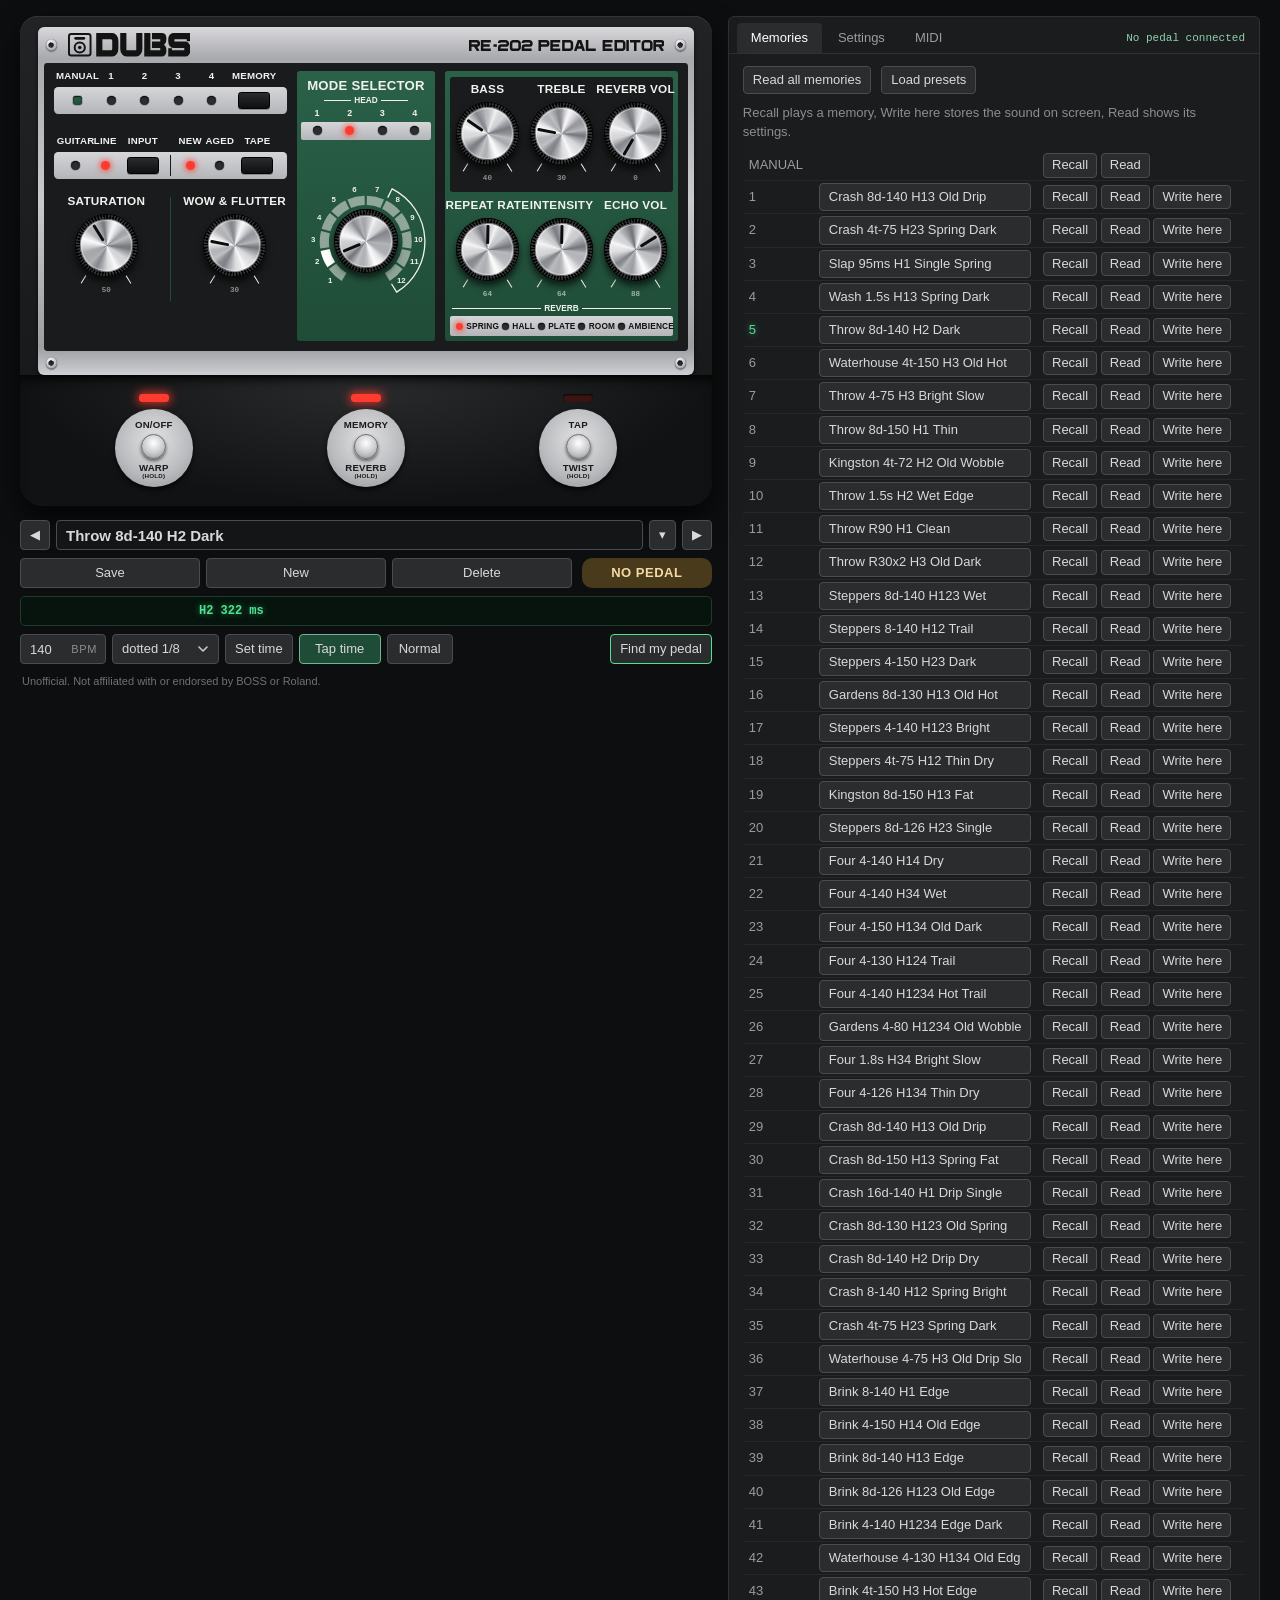
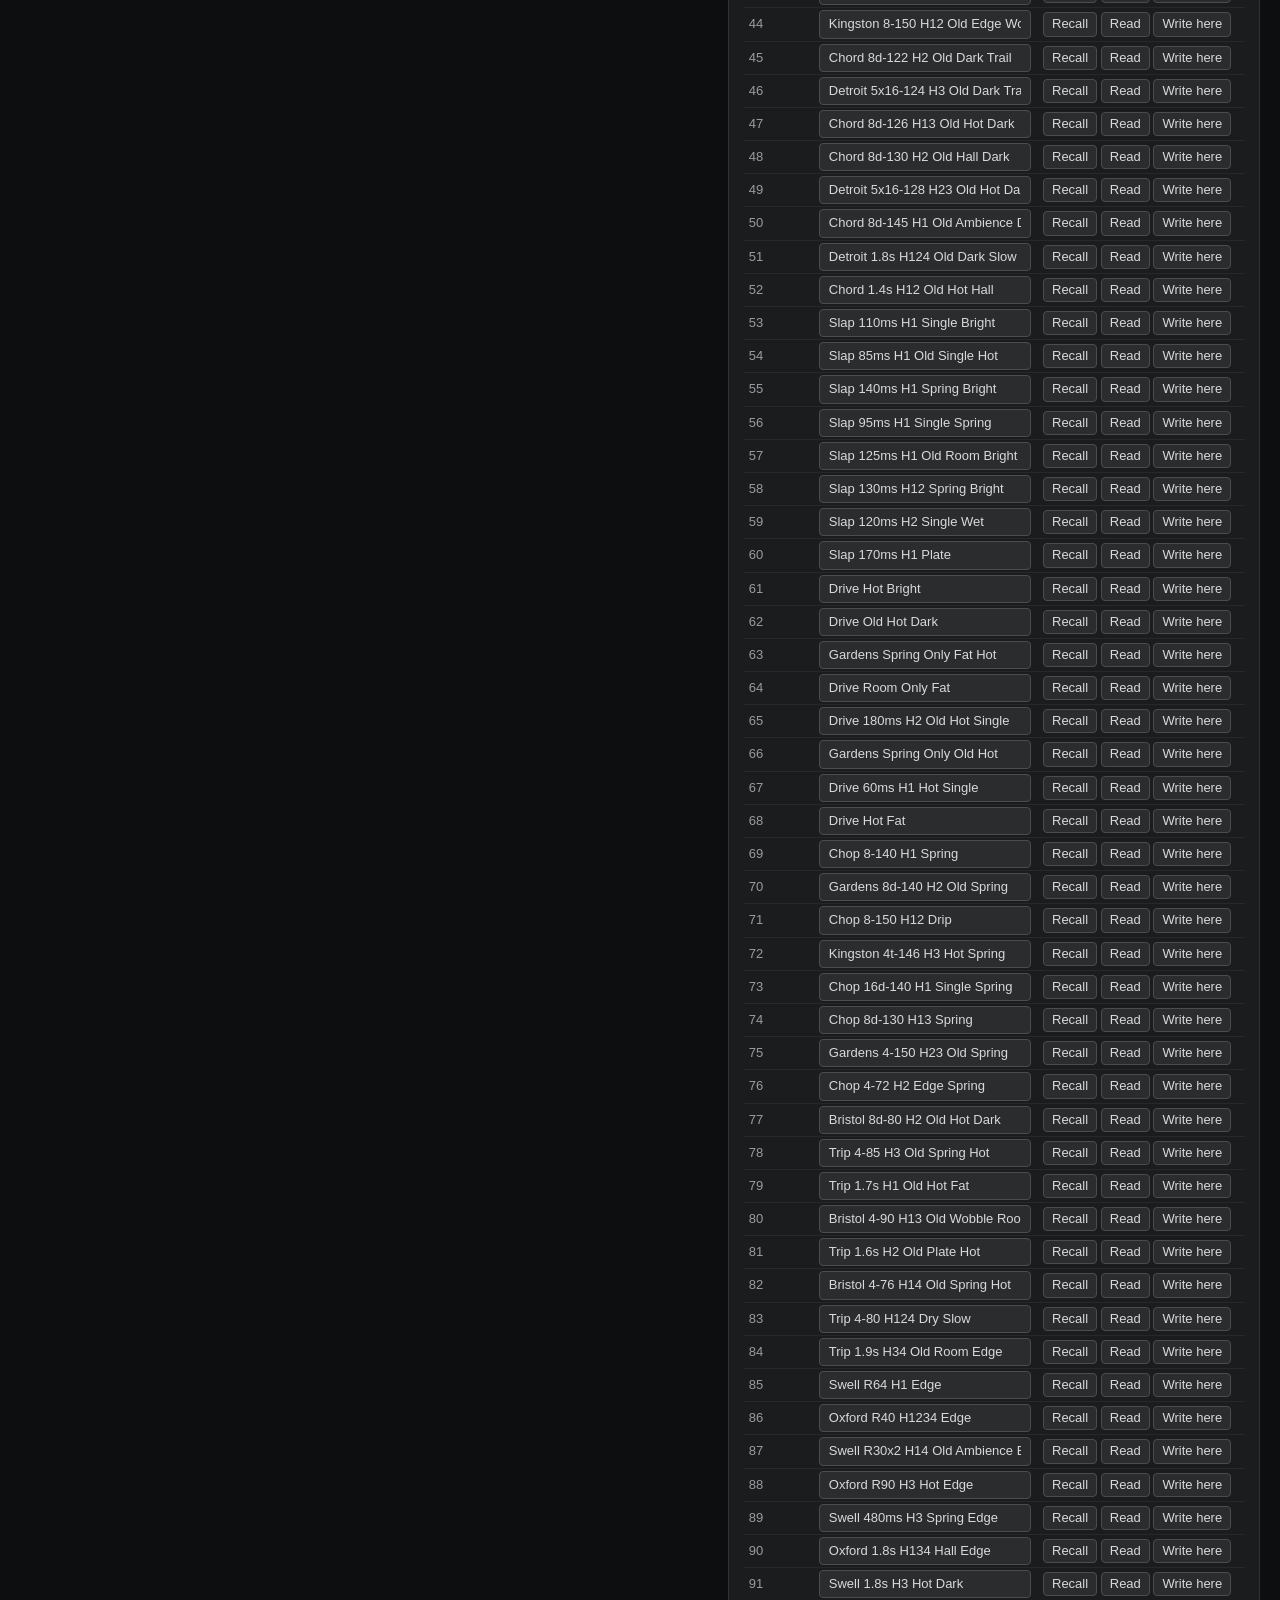
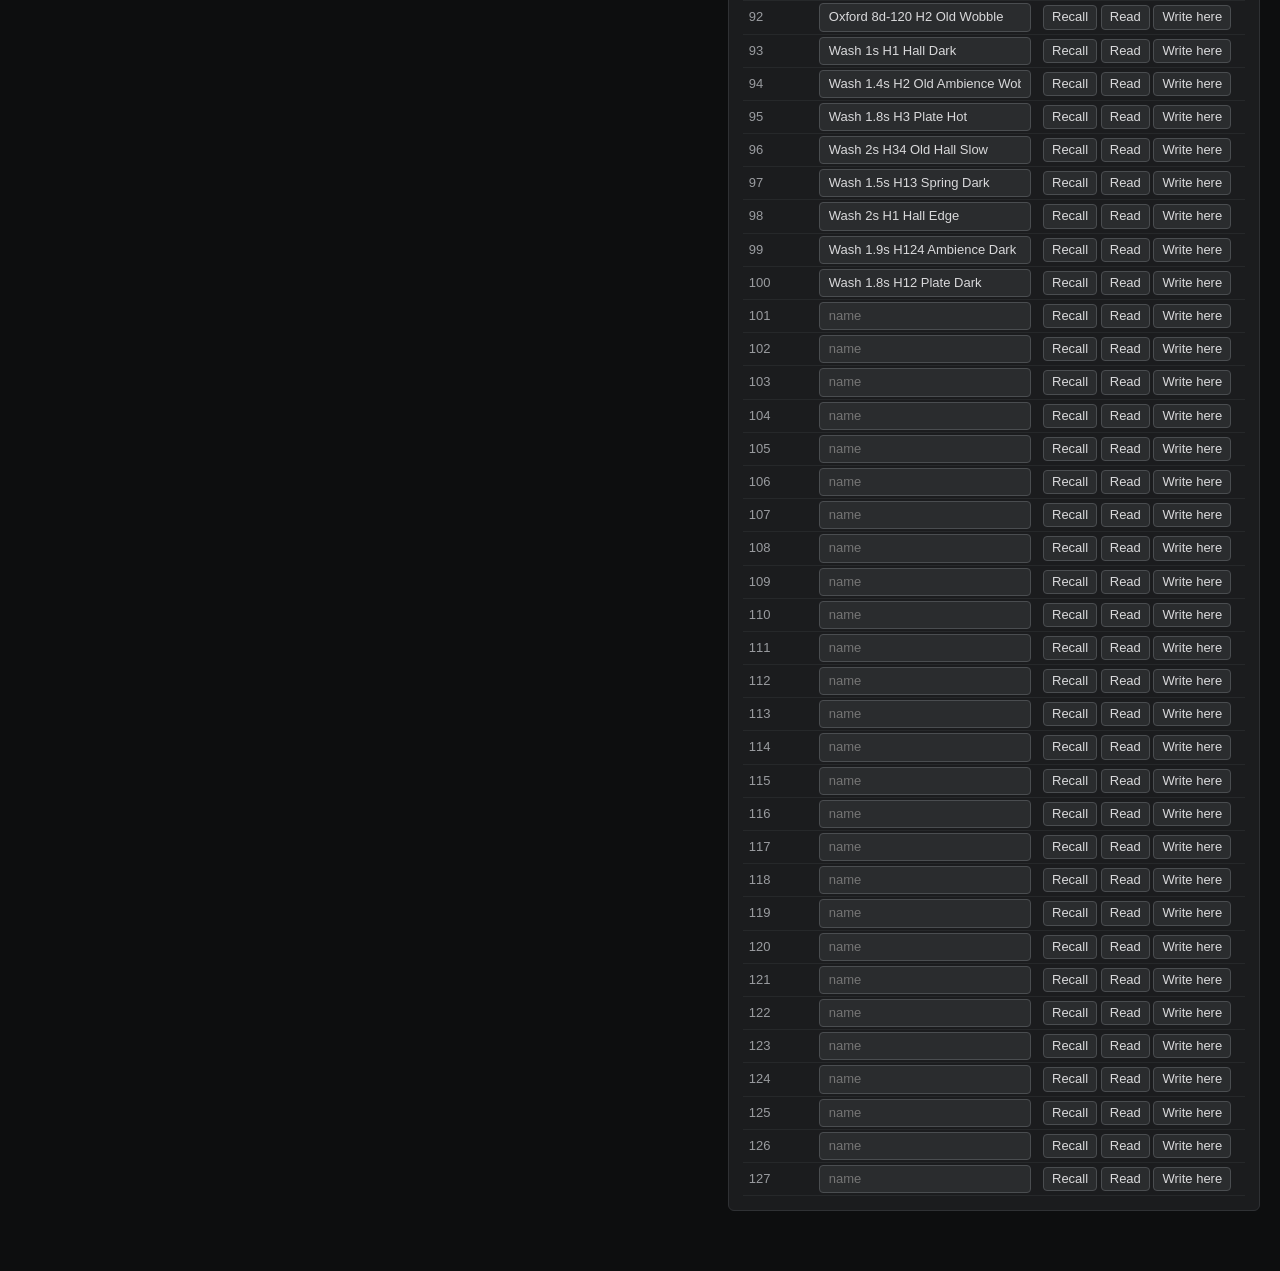
<file: index.html>
<!doctype html>
<!-- Copyright (c) 2026, Chris De Giere <https://chrisdegiere.com>
     Licensed under CC BY-NC-SA 4.0. See LICENSE. -->
<html lang="en">
<head>
<meta charset="utf-8">
<title>DUBS · RE-202 editor</title>
<link rel="stylesheet" href="app.css">
</head>
<body>
<div class="app">
<div class="main">

  <div class="pedal" id="pedal">
    <div class="plate">
      <i class="screw tl"></i><i class="screw tr"></i><i class="screw bl"></i><i class="screw br"></i>
      <div class="nameplate"><svg class="brand" viewBox="-36 0 156.2 30" role="img" aria-label="DUBS">
        <g fill="none" stroke="#131313" stroke-width="2.5">
          <rect x="-34.75" y="1.25" width="27.5" height="27.5" rx="3"/>
          <circle cx="-21" cy="18.5" r="6.5"/>
        </g>
        <g fill="#131313">
          <rect x="-28" y="5" width="14" height="3.6" rx="1.8"/>
          <circle cx="-21" cy="18.5" r="2.3"/>
        </g>
        <g fill="#131313" fill-rule="evenodd" transform="scale(.7855 1)">
          <path d="M0,0 H26 a10,10 0 0 1 10,10 V20 a10,10 0 0 1 -10,10 H0 Z M10,8 H24 a2,2 0 0 1 2,2 V20 a2,2 0 0 1 -2,2 H10 Z"/>
          <path transform="translate(39)" d="M0,0 H10 V22 H26 V0 H36 V20 a10,10 0 0 1 -10,10 H10 a10,10 0 0 1 -10,-10 Z"/>
          <path transform="translate(78)" d="M0,0 H10 V22 H26 V19 H12.5 V11 H26 V8 H12.5 V0 H28 q8,0 8,7 q0,6 -4,8 q4,2 4,8 q0,7 -8,7 H0 Z"/>
          <path transform="translate(117)" d="M8,0 H36 V10.5 H30 V8 H10 V11 H28 a8,8 0 0 1 8,8 V22 a8,8 0 0 1 -8,8 H0 V19.5 H6 V22 H26 V19 H8 a8,8 0 0 1 -8,-8 V8 a8,8 0 0 1 8,-8 Z"/>
        </g>
      </svg><svg class="model" viewBox="210.6 0 353.4 20" role="img" aria-label="RE-202 PEDAL EDITOR"><g fill="none" stroke="#131313" stroke-width="4.6" stroke-miterlimit="3">
          <path transform="translate(210.6)" d="M2.3,20 V2.3 H13.85 a3.85,3.85 0 0 1 0,7.7 H2.3 M10.5,10 L17,20"/>
          <path transform="translate(232)" d="M18,2.3 H2.3 V17.7 H18 M2.3,10 H16"/>
          <path transform="translate(253.4)" d="M1.5,10 H7.5"/>
          <path transform="translate(263)" d="M2.3,5.3 V4.8 a2.5,2.5 0 0 1 2.5,-2.5 H13.85 a3.85,3.85 0 0 1 0,7.7 H6.15 a3.85,3.85 0 0 0 -3.85,3.85 V17.7 H18"/>
          <path transform="translate(284.4)" d="M6.15,2.3 H13.85 a3.85,3.85 0 0 1 3.85,3.85 V13.85 a3.85,3.85 0 0 1 -3.85,3.85 H6.15 a3.85,3.85 0 0 1 -3.85,-3.85 V6.15 a3.85,3.85 0 0 1 3.85,-3.85 Z"/>
          <path transform="translate(305.8)" d="M2.3,5.3 V4.8 a2.5,2.5 0 0 1 2.5,-2.5 H13.85 a3.85,3.85 0 0 1 0,7.7 H6.15 a3.85,3.85 0 0 0 -3.85,3.85 V17.7 H18"/>
          <path transform="translate(336.2)" d="M2.3,20 V2.3 H13.85 a3.85,3.85 0 0 1 0,7.7 H2.3"/>
          <path transform="translate(357.6)" d="M18,2.3 H2.3 V17.7 H18 M2.3,10 H16"/>
          <path transform="translate(379)" d="M2.3,2.3 H13.85 a3.85,3.85 0 0 1 3.85,3.85 V13.85 a3.85,3.85 0 0 1 -3.85,3.85 H2.3 Z"/>
          <path transform="translate(400.4)" d="M2.2,20 L8.4,2.3 H11.6 L17.8,20 M5.2,13.6 H14.8"/>
          <path transform="translate(421.8)" d="M2.3,0 V17.7 H18"/>
          <path transform="translate(452.2)" d="M18,2.3 H2.3 V17.7 H18 M2.3,10 H16"/>
          <path transform="translate(473.6)" d="M2.3,2.3 H13.85 a3.85,3.85 0 0 1 3.85,3.85 V13.85 a3.85,3.85 0 0 1 -3.85,3.85 H2.3 Z"/>
          <path transform="translate(495)" d="M2.3,0 V20"/>
          <path transform="translate(501.2)" d="M0.5,2.3 H19.5 M10,2.3 V20"/>
          <path transform="translate(522.6)" d="M6.15,2.3 H13.85 a3.85,3.85 0 0 1 3.85,3.85 V13.85 a3.85,3.85 0 0 1 -3.85,3.85 H6.15 a3.85,3.85 0 0 1 -3.85,-3.85 V6.15 a3.85,3.85 0 0 1 3.85,-3.85 Z"/>
          <path transform="translate(544)" d="M2.3,20 V2.3 H13.85 a3.85,3.85 0 0 1 0,7.7 H2.3 M10.5,10 L17,20"/>
        </g></svg></div>
      <div class="field">

        <section class="left">
          <div class="strip" id="memrow">
            <div class="cell"><span>MANUAL</span><i class="lamp green" data-slot="0"></i></div>
            <div class="cell"><span>1</span><i class="lamp" data-slot="1"></i></div>
            <div class="cell"><span>2</span><i class="lamp" data-slot="2"></i></div>
            <div class="cell"><span>3</span><i class="lamp" data-slot="3"></i></div>
            <div class="cell"><span>4</span><i class="lamp" data-slot="4"></i></div>
            <div class="cell wide"><span>MEMORY</span><button class="key" id="memory" title="Next memory: MANUAL, 1 to 4"></button></div>
          </div>
          <div class="strip split">
            <div class="cell"><span>GUITAR</span><i class="lamp red" id="in-guitar"></i></div>
            <div class="cell"><span>LINE</span><i class="lamp red" id="in-line"></i></div>
            <div class="cell wide"><span>INPUT</span><button class="key" id="input" title="GUITAR / LINE"></button></div>
            <div class="rule"></div>
            <div class="cell"><span>NEW</span><i class="lamp red" id="tape-new"></i></div>
            <div class="cell"><span>AGED</span><i class="lamp red" id="tape-aged"></i></div>
            <div class="cell wide"><span>TAPE</span><button class="key" id="tape" title="NEW / AGED tape"></button></div>
          </div>
          <div class="pair">
            <div class="k" data-knob="saturation">SATURATION</div>
            <div class="vr"></div>
            <div class="k" data-knob="wow_flutter">WOW &amp; FLUTTER</div>
          </div>
        </section>

        <section class="green mode">
          <h2>MODE SELECTOR</h2>
          <div class="headlabel"><s></s>HEAD<s></s></div>
          <div class="heads" id="heads">
            <div class="cell"><span>1</span><i class="lamp red"></i></div>
            <div class="cell"><span>2</span><i class="lamp red"></i></div>
            <div class="cell"><span>3</span><i class="lamp red"></i></div>
            <div class="cell"><span>4</span><i class="lamp red"></i></div>
          </div>
          <div class="ring" id="ring"></div>
        </section>

        <section class="green right">
          <div class="tonebar">
            <div class="k" data-knob="bass">BASS</div>
            <div class="k" data-knob="treble">TREBLE</div>
            <div class="k" data-knob="reverb_vol">REVERB VOL</div>
          </div>
          <div class="row">
            <div class="k" data-knob="repeat_rate">REPEAT RATE</div>
            <div class="k" data-knob="intensity">INTENSITY</div>
            <div class="k" data-knob="echo_vol">ECHO VOL</div>
          </div>
          <div class="headlabel rev"><s></s>REVERB<s></s></div>
          <div class="types" id="types"></div>
        </section>

      </div>
    </div>

    <div class="deck">
      <div class="foot" data-foot="effect"><i class="bar-lamp" id="lamp-effect"></i><div class="disc"><b>ON/OFF</b><button title="Click: effect on / off. Hold: Warp"></button><b>WARP<small>(HOLD)</small></b></div></div>
      <div class="foot" data-foot="memory"><i class="bar-lamp" id="lamp-memory"></i><div class="disc"><b>MEMORY</b><button title="Click: next memory. Hold: reverb on / off"></button><b>REVERB<small>(HOLD)</small></b></div></div>
      <div class="foot" data-foot="tap"><i class="bar-lamp" id="lamp-tap"></i><div class="disc"><b>TAP</b><button title="Click: tap the tempo. Hold: Twist"></button><b>TWIST<small>(HOLD)</small></b></div></div>
    </div>
  </div>

  <div class="console">
    <div class="pick">
      <button id="prev" title="Previous preset">&#9664;</button>
      <input id="name" placeholder="Preset name" spellcheck="false" autocomplete="off">
      <button id="browse" title="All presets">&#9662;</button>
      <button id="next" title="Next preset">&#9654;</button>
    </div>
    <div id="plist" hidden></div>
    <div class="acts">
      <button id="save">Save</button>
      <button id="new">New</button>
      <button id="delete">Delete</button>
      <span class="badge" id="badge">NO PEDAL</span>
    </div>
    <div class="lcd" id="lcd"></div>
    <div class="time">
      <label class="over"><span>BPM</span><input id="bpm" type="number" min="20" max="300" step="0.1" value="120"></label>
      <select id="note"></select>
      <button id="settempo" title="Set the delay time from this tempo">Set time</button>
      <button id="tapsw" title="Use the tap time, or the REPEAT RATE knob"></button>
      <button id="timemode" title="Normal: up to 1 second. Long: up to 2 seconds"></button>
      <button class="find clear" id="find" title="Ask each MIDI port for an RE-202 and connect to the one that answers">Find my pedal</button>
    </div>
  </div>
  <p class="unofficial">Unofficial. Not affiliated with or endorsed by BOSS or Roland.</p>

</div>

  <div class="drawer">
    <nav id="tabs">
      <button data-tab="memories" class="on">Memories</button>
      <button data-tab="settings">Settings</button>
      <button data-tab="midi">MIDI</button>
      <span class="grow"></span>
      <span id="status"></span>
    </nav>

    <div class="tab on" id="tab-memories">
      <div class="tools"><button id="readall">Read all memories</button><button id="loadbank" title="Write the presets to memories 1 to 100">Load presets</button><span class="hint">Recall plays a memory, Write here stores the sound on screen, Read shows its settings.</span></div>
      <div class="scroll"><table id="memtable"><tbody></tbody></table></div>
    </div>

    <div class="tab" id="tab-settings">
      <p class="hint" id="settings-note"></p>
      <div class="grid" id="sysgrid"></div>
      <h3>Expression pedal range</h3>
      <div class="grid exp" id="expgrid"></div>
    </div>

    <div class="tab" id="tab-midi">
      <div class="tools">
        <label>To pedal <select id="out"></select></label>
        <label>From pedal <select id="in"></select></label>
        <label>Channel <select id="channel"></select></label>
        <button class="find" title="Ask each MIDI port for an RE-202 and connect to the one that answers">Find my pedal</button>
        <button id="connect">Connect and read</button>
      </div>
      <div class="tools">
        <button id="backup">Back up all</button>
        <button id="restore">Restore from file</button>
        <label><input type="checkbox" id="restore-system"> also restore system settings</label>
        <input type="file" id="restore-file" accept=".syx" hidden>
      </div>
      <div class="tools">
        <button id="folder">Choose library folder</button>
        <span class="hint" id="folder-note"></span>
      </div>
      <div class="tools"><span class="hint">MIDI messages: &gt; sent, &lt; received</span><span class="grow"></span><button id="clearlog">Clear</button></div>
      <pre id="log"></pre>
    </div>
  </div>
</div>

<script src="re202.js"></script>
<script src="bank.js"></script>
<script src="fake.js"></script>
<script src="midi.js"></script>
<script src="editor.js"></script>
<script src="library.js"></script>
<script src="app.js"></script>
</body>
</html>
</file>
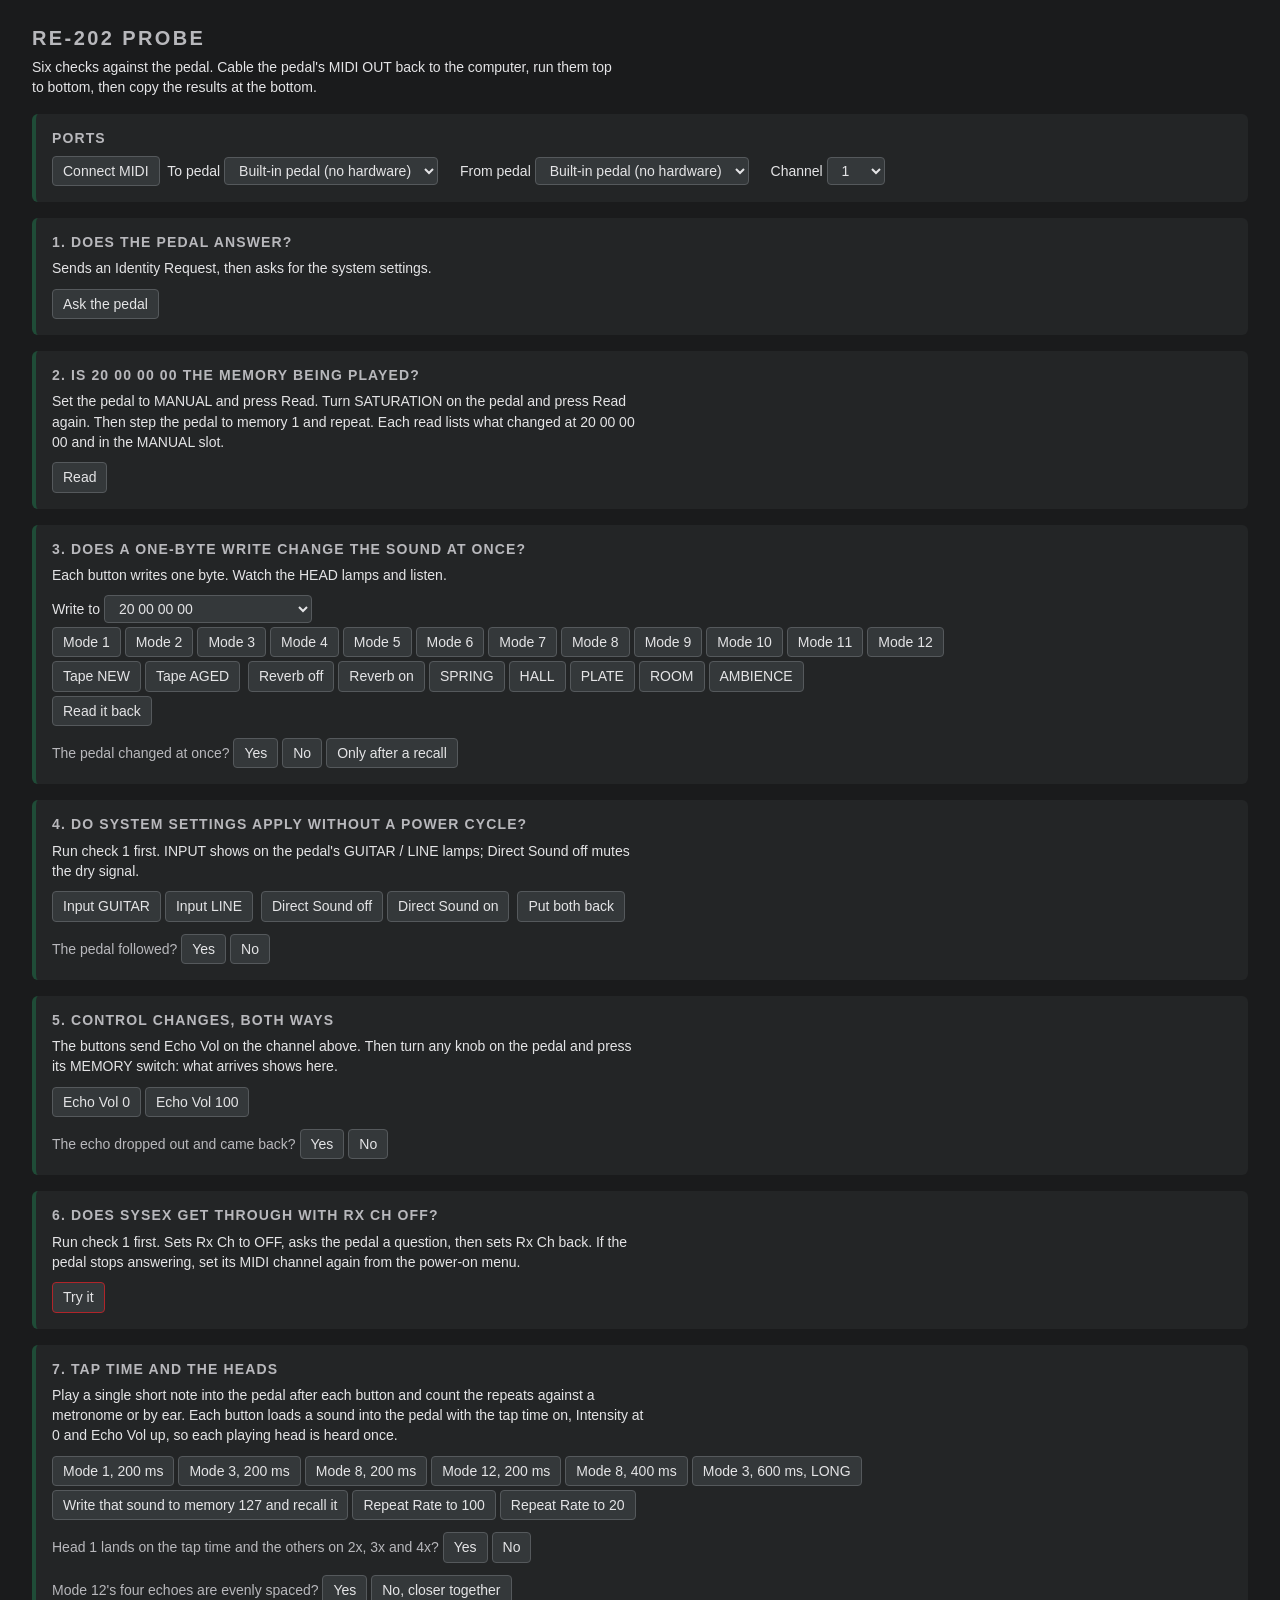
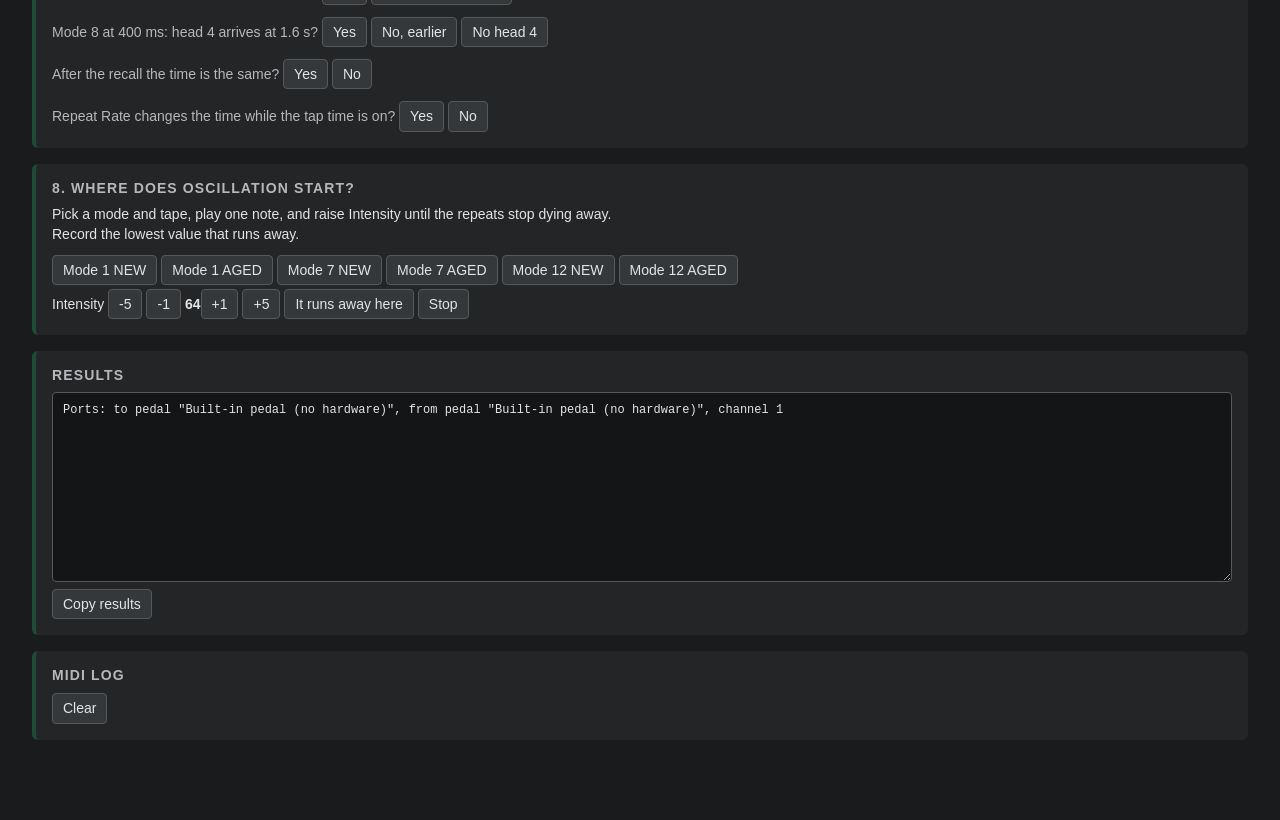
<file: probe.html>
<!doctype html>
<!-- Copyright (c) 2026, Chris De Giere <https://chrisdegiere.com>
     Licensed under CC BY-NC-SA 4.0. See LICENSE. -->
<html lang="en">
<head>
<meta charset="utf-8">
<title>RE-202 probe</title>
<style>
  :root { --green: #1F4C37; --black: #1A1B1C; --silver: #B8B8BC; --red: #B0252A; }
  body { margin: 0; padding: 24px 32px 64px; background: var(--black); color: #E4E4E6; font: 14px/1.45 -apple-system, "Helvetica Neue", sans-serif; }
  h1 { margin: 0 0 4px; font-size: 20px; letter-spacing: .12em; color: var(--silver); }
  h2 { margin: 0 0 6px; font-size: 14px; letter-spacing: .08em; text-transform: uppercase; color: var(--silver); }
  p { margin: 0 0 8px; max-width: 76ch; }
  section { margin: 16px 0; padding: 14px 16px; border-radius: 6px; background: #232526; border-left: 4px solid var(--green); }
  button, select { font: inherit; color: #E4E4E6; background: #34383A; border: 1px solid #55595C; border-radius: 4px; padding: 4px 10px; margin: 2px 4px 2px 0; cursor: pointer; }
  button:hover { background: var(--green); }
  button:disabled { opacity: .4; cursor: default; }
  button.warn { border-color: var(--red); }
  button.said { background: var(--green); border-color: #6FB392; }
  label { margin-right: 14px; }
  pre { margin: 8px 0 0; padding: 8px 10px; background: #141516; border-radius: 4px; font: 12px/1.5 ui-monospace, Menlo, monospace; white-space: pre-wrap; max-height: 260px; overflow: auto; }
  pre:empty { display: none; }
  textarea { width: 100%; box-sizing: border-box; height: 190px; background: #141516; color: #E4E4E6; border: 1px solid #55595C; border-radius: 4px; padding: 8px 10px; font: 12px/1.5 ui-monospace, Menlo, monospace; }
  .ask { margin-top: 8px; color: var(--silver); }
  #status { color: #8FD0AC; }
</style>
</head>
<body>
<h1>RE-202 PROBE</h1>
<p>Six checks against the pedal. Cable the pedal's MIDI OUT back to the computer, run them top to bottom, then copy the results at the bottom.</p>

<section>
  <h2>Ports</h2>
  <button id="connect">Connect MIDI</button>
  <label>To pedal <select id="out"></select></label>
  <label>From pedal <select id="in"></select></label>
  <label>Channel <select id="channel"></select></label>
  <span id="status"></span>
</section>

<section>
  <h2>1. Does the pedal answer?</h2>
  <p>Sends an Identity Request, then asks for the system settings.</p>
  <button data-run="answers">Ask the pedal</button>
  <pre id="o-answers"></pre>
</section>

<section>
  <h2>2. Is 20 00 00 00 the memory being played?</h2>
  <p>Set the pedal to MANUAL and press Read. Turn SATURATION on the pedal and press Read again. Then step the pedal to memory 1 and repeat. Each read lists what changed at 20 00 00 00 and in the MANUAL slot.</p>
  <button data-run="current">Read</button>
  <pre id="o-current"></pre>
</section>

<section>
  <h2>3. Does a one-byte write change the sound at once?</h2>
  <p>Each button writes one byte. Watch the HEAD lamps and listen.</p>
  <label>Write to <select id="target"><option value="current">20 00 00 00</option><option value="manual">MANUAL slot, 20 10 00 00</option></select></label>
  <div id="modes"></div>
  <div><button data-send="tape:0">Tape NEW</button><button data-send="tape:1">Tape AGED</button>
    <button data-send="reverb_sw:0">Reverb off</button><button data-send="reverb_sw:1">Reverb on</button><span id="types"></span></div>
  <button data-run="readback">Read it back</button>
  <div class="ask">The pedal changed at once? <button data-say="live:yes">Yes</button><button data-say="live:no">No</button><button data-say="live:only after recalling the memory">Only after a recall</button></div>
  <pre id="o-live"></pre>
</section>

<section>
  <h2>4. Do system settings apply without a power cycle?</h2>
  <p>Run check 1 first. INPUT shows on the pedal's GUITAR / LINE lamps; Direct Sound off mutes the dry signal.</p>
  <button data-sys="input:0">Input GUITAR</button><button data-sys="input:1">Input LINE</button>
  <button data-sys="direct:0">Direct Sound off</button><button data-sys="direct:1">Direct Sound on</button>
  <button data-run="restore">Put both back</button>
  <div class="ask">The pedal followed? <button data-say="system:yes">Yes</button><button data-say="system:no">No</button></div>
  <pre id="o-system"></pre>
</section>

<section>
  <h2>5. Control changes, both ways</h2>
  <p>The buttons send Echo Vol on the channel above. Then turn any knob on the pedal and press its MEMORY switch: what arrives shows here.</p>
  <button data-cc="19:0">Echo Vol 0</button><button data-cc="19:100">Echo Vol 100</button>
  <div class="ask">The echo dropped out and came back? <button data-say="cc:yes">Yes</button><button data-say="cc:no">No</button></div>
  <pre id="o-cc"></pre>
</section>

<section>
  <h2>6. Does SysEx get through with Rx Ch OFF?</h2>
  <p>Run check 1 first. Sets Rx Ch to OFF, asks the pedal a question, then sets Rx Ch back. If the pedal stops answering, set its MIDI channel again from the power-on menu.</p>
  <button class="warn" data-run="rxoff">Try it</button>
  <pre id="o-rxoff"></pre>
</section>

<section>
  <h2>7. Tap time and the heads</h2>
  <p>Play a single short note into the pedal after each button and count the repeats against a metronome or by ear. Each button loads a sound into the pedal with the tap time on, Intensity at 0 and Echo Vol up, so each playing head is heard once.</p>
  <div><button data-tap="0:200">Mode 1, 200 ms</button><button data-tap="2:200">Mode 3, 200 ms</button><button data-tap="7:200">Mode 8, 200 ms</button><button data-tap="11:200">Mode 12, 200 ms</button><button data-tap="7:400">Mode 8, 400 ms</button><button data-tap="2:600:1">Mode 3, 600 ms, LONG</button></div>
  <div><button data-tap-store="1">Write that sound to memory 127 and recall it</button><button data-cc="17:100">Repeat Rate to 100</button><button data-cc="17:20">Repeat Rate to 20</button></div>
  <div class="ask">Head 1 lands on the tap time and the others on 2x, 3x and 4x? <button data-say="heads:yes">Yes</button><button data-say="heads:no">No</button></div>
  <div class="ask">Mode 12's four echoes are evenly spaced? <button data-say="mode12:yes">Yes</button><button data-say="mode12:no, closer together">No, closer together</button></div>
  <div class="ask">Mode 8 at 400 ms: head 4 arrives at 1.6 s? <button data-say="past1s:yes">Yes</button><button data-say="past1s:no, earlier">No, earlier</button><button data-say="past1s:no echo from head 4">No head 4</button></div>
  <div class="ask">After the recall the time is the same? <button data-say="taprecall:yes">Yes</button><button data-say="taprecall:no">No</button></div>
  <div class="ask">Repeat Rate changes the time while the tap time is on? <button data-say="rateovertap:yes">Yes</button><button data-say="rateovertap:no">No</button></div>
  <pre id="o-tap"></pre>
</section>

<section>
  <h2>8. Where does oscillation start?</h2>
  <p>Pick a mode and tape, play one note, and raise Intensity until the repeats stop dying away. Record the lowest value that runs away.</p>
  <div><button data-osc="0:0">Mode 1 NEW</button><button data-osc="0:1">Mode 1 AGED</button><button data-osc="6:0">Mode 7 NEW</button><button data-osc="6:1">Mode 7 AGED</button><button data-osc="11:0">Mode 12 NEW</button><button data-osc="11:1">Mode 12 AGED</button></div>
  <div>Intensity <button data-int="-5">-5</button><button data-int="-1">-1</button><b id="int">64</b><button data-int="1">+1</button><button data-int="5">+5</button><button data-osc-say="1">It runs away here</button><button data-cc="18:0">Stop</button></div>
  <pre id="o-osc"></pre>
</section>

<section>
  <h2>Results</h2>
  <textarea id="results" readonly></textarea>
  <button id="copy">Copy results</button>
</section>

<section>
  <h2>MIDI log</h2>
  <button id="clear">Clear</button>
  <pre id="log"></pre>
</section>

<script src="re202.js"></script>
<script src="fake.js"></script>
<script src="midi.js"></script>
<script>
'use strict';
const R = RE202, $ = id => document.getElementById(id);
const hex = a => Array.from(a).map(b => b.toString(16).padStart(2, '0')).join(' ');
const sleep = ms => new Promise(r => setTimeout(r, ms));
const show = (p, v) => p.names ? p.names[v] ?? `?${v}` : p.key === 'mode' ? v + 1 : v;
const link = new Link(), demo = new FakePedal();
const state = { access: null, sys: null, prev: {}, heard: [] };

// ---- results
const LABELS = { ports: 'Ports', answers: '1 Identity', system: '1 System settings', current: '2 Playing memory', live: '3 One-byte writes',
  wrote: '3 Sent', system_live: '4 System writes', sent_sys: '4 Sent', cc: '5 CC to pedal', from: '5 From pedal', rxoff: '6 SysEx with Rx Ch OFF',
  tap_loaded: '7 Loaded', heads: '7 Heads on multiples', mode12: '7 Mode 12 even', past1s: '7 Head 4 past 1 s', tap_recalled: '7 Recall', taprecall: '7 Time after recall',
  rateovertap: '7 Rate over tap', oscillation: '8 Oscillation' };
const found = {};
function note(key, text, add) {
  found[key] = add && found[key] ? `${found[key]}; ${text}` : text;
  $('results').value = Object.keys(LABELS).filter(k => found[k]).map(k => `${LABELS[k]}: ${found[k]}`).join('\n');
}
const out = (id, text) => { $('o-' + id).textContent = text; };

// ---- log
const lines = [];
link.onLog = (dir, bytes) => {
  lines.push(`${dir === 'out' ? '>' : '<'} ${hex(bytes)}`);
  if (lines.length > 400) lines.shift();
  $('log').textContent = lines.join('\n');
  $('log').scrollTop = $('log').scrollHeight;
};
$('clear').onclick = () => { lines.length = 0; $('log').textContent = ''; };
link.onCC = (ch, n, v) => heard(`CC ${n} = ${v} on channel ${ch}`, `CC on channel ${ch}`);
link.onPC = (ch, p) => heard(`program change ${p} on channel ${ch}`, `PC on channel ${ch}`);
function heard(line, kind) {
  state.heard.push(line); if (state.heard.length > 12) state.heard.shift();
  out('cc', state.heard.join('\n'));
  if (!(found.from || '').includes(kind)) note('from', kind, true);
}

// ---- ports
for (let c = 1; c <= 16; c++) $('channel').add(new Option(c, c));
const channel = () => Number($('channel').value);
function fill() {
  for (const [sel, ports, fake] of [[$('out'), state.access?.outputs, demo.output], [$('in'), state.access?.inputs, demo.input]]) {
    const was = sel.value;
    sel.length = 0;
    sel.add(new Option('none', ''));
    sel.add(new Option(fake.name, fake.id));
    if (ports) for (const p of ports.values()) sel.add(new Option(p.name, p.id));
    if ([...sel.options].some(o => o.value === was)) sel.value = was;
  }
  pick();
}
function pick() {
  const o = $('out').value, i = $('in').value;
  const output = o === demo.output.id ? demo.output : state.access?.outputs.get(o);
  const input = i === demo.input.id ? demo.input : state.access?.inputs.get(i);
  link.use(output, input);
  note('ports', `to pedal "${output?.name ?? 'none'}", from pedal "${input?.name ?? 'none'}", channel ${channel()}`);
}
$('out').onchange = $('in').onchange = $('channel').onchange = pick;
$('connect').onclick = async () => {
  try {
    state.access = await navigator.requestMIDIAccess({ sysex: true });
    state.access.onstatechange = fill;
    $('status').textContent = 'MIDI with SysEx granted';
  } catch (e) {
    $('status').textContent = `Chrome refused MIDI with SysEx: ${e.message}`;
  }
  fill();
};

// ---- the checks
const describe = (params, values) => params.map(p => `${p.label.padEnd(18)} ${show(p, values[p.key])}`).join('\n');
const needSys = () => { if (!state.sys) throw new Error('run check 1 first, so the pedal\'s own settings are known'); };
const target = () => $('target').value === 'manual' ? R.slotAddress(0) : R.CURRENT;

const checks = {
  async answers() {
    const id = await link.identity();
    const idLine = id ? `Identity Reply: device ID ${hex([id.dev])}, version ${hex(id.version)}` : 'No Identity Reply.';
    note('answers', id ? `yes, device ID ${hex([id.dev])}, version ${hex(id.version)}` : 'no reply');
    out('answers', idLine);
    let data;
    try { data = await link.request(R.SYSTEM, R.SYSTEM_SIZE); }
    catch (e) { note('system', 'no answer to RQ1'); throw new Error(`${idLine}\n${e.message}`); }
    state.sys = R.decode(R.SYSTEM_PARAMS, data);
    if (state.sys.rx_ch) { $('channel').value = state.sys.rx_ch; pick(); }
    note('system', `RQ1 answered, ${hex(data)}`);
    out('answers', `${idLine}\n\n${describe(R.SYSTEM_PARAMS, state.sys)}`);
  },

  async current() {
    const text = [], changed = [];
    for (const [name, addr] of [['20 00 00 00', R.CURRENT], ['MANUAL slot', R.slotAddress(0)]]) {
      const now = R.decode(R.MEMORY, await link.request(addr, R.MEMORY_SIZE)), was = state.prev[name];
      const diff = was ? R.MEMORY.filter(p => now[p.key] !== was[p.key]).map(p => `${p.label} ${show(p, was[p.key])} > ${show(p, now[p.key])}`) : null;
      state.prev[name] = now;
      text.push(`${name}: ${diff ? (diff.length ? diff.join(', ') : 'no change') : 'first read'}`);
      if (diff) changed.push(`${name}: ${diff.length ? diff.join(', ') : 'no change'}`);
      text.push(describe(R.MEMORY.filter(p => p.group !== 'exp'), now), '');
    }
    if (changed.length) note('current', `[${changed.join(' | ')}]`, true);
    out('current', text.join('\n'));
  },

  async readback() {
    const now = R.decode(R.MEMORY, await link.request(target(), R.MEMORY_SIZE));
    const line = `${hex(target())} holds Mode ${now.mode + 1}, Tape ${show(R.MEM.tape, now.tape)}, Reverb ${show(R.MEM.reverb_sw, now.reverb_sw)}, ${show(R.MEM.reverb_type, now.reverb_type)}`;
    note('wrote', `read back: ${line}`, true);
    out('live', line);
  },

  async restore() {
    needSys();
    for (const key of ['input', 'direct']) link.send(R.dt1(R.offset(R.SYSTEM, R.SYS[key].off), [state.sys[key]]));
    await sleep(100);
    const now = R.decode(R.SYSTEM_PARAMS, await link.request(R.SYSTEM, R.SYSTEM_SIZE));
    out('system', `Input ${show(R.SYS.input, now.input)}, Direct Sound ${show(R.SYS.direct, now.direct)}`);
  },

  async rxoff() {
    needSys();
    if (!confirm('This sets the pedal\'s MIDI Rx Ch to OFF for a moment, then sets it back. Go ahead?')) return;
    const at = R.offset(R.SYSTEM, R.SYS.rx_ch.off), mine = state.sys.rx_ch;
    link.send(R.dt1(at, [0]));
    await sleep(200);
    let answered = false, stuck = null;
    try { stuck = R.decode(R.SYSTEM_PARAMS, await link.request(R.SYSTEM, R.SYSTEM_SIZE)).rx_ch; answered = true; } catch (e) { /* the answer is the finding */ }
    link.send(R.dt1(at, [mine]));
    await sleep(200);
    let back = null;
    try { back = R.decode(R.SYSTEM_PARAMS, await link.request(R.SYSTEM, R.SYSTEM_SIZE)).rx_ch; } catch (e) { /* reported below */ }
    const line = `${answered ? `the pedal answered RQ1 with Rx Ch reading ${show(R.SYS.rx_ch, stuck)}` : 'no answer to RQ1 while OFF'}; `
      + (back === mine ? `Rx Ch is back on ${show(R.SYS.rx_ch, mine)}` : back === null ? 'no answer after setting it back: set the channel from the power-on menu' : `Rx Ch now reads ${show(R.SYS.rx_ch, back)}, wanted ${show(R.SYS.rx_ch, mine)}`);
    note('rxoff', line);
    out('rxoff', line);
  },
};

// one-byte writes to the memory
const modes = $('modes');
R.HEADS.forEach((heads, i) => {
  const b = document.createElement('button');
  b.textContent = `Mode ${i + 1}`; b.title = `heads ${heads.join(' + ')}`; b.dataset.send = `mode:${i}`;
  modes.append(b);
});
R.REVERB_TYPES.forEach((name, i) => {
  const b = document.createElement('button');
  b.textContent = name; b.dataset.send = `reverb_type:${i}`;
  $('types').append(b);
});

function guard(id, fn) {
  try { const r = fn(); if (r && r.catch) return r.catch(e => out(id, e.message)); }
  catch (e) { out(id, e.message); }
}
document.body.addEventListener('click', e => {
  const b = e.target.closest('button');
  if (!b) return;
  const d = b.dataset;
  if (d.run) {
    const id = { readback: 'live', restore: 'system' }[d.run] || d.run;
    b.disabled = true;
    Promise.resolve(guard(id, checks[d.run])).finally(() => { b.disabled = false; });
  } else if (d.send) {
    const [key, v] = d.send.split(':'), p = R.MEM[key];
    guard('live', () => {
      const msg = R.dt1(R.offset(target(), p.off), [Number(v)]);
      link.send(msg);
      out('live', `sent ${p.label} ${show(p, Number(v))} to ${hex(target())}\n${hex(msg)}`);
      note('wrote', `${p.label} ${show(p, Number(v))} to ${hex(target())}`, true);
    });
  } else if (d.sys) {
    const [key, v] = d.sys.split(':'), p = R.SYS[key];
    guard('system', () => {
      needSys();
      const msg = R.dt1(R.offset(R.SYSTEM, p.off), [Number(v)]);
      link.send(msg);
      out('system', `sent ${p.label} ${show(p, Number(v))}\n${hex(msg)}`);
      note('sent_sys', `${p.label} ${show(p, Number(v))}`, true);
    });
  } else if (d.cc) {
    const [n, v] = d.cc.split(':').map(Number);
    guard('cc', () => link.send(R.cc(channel(), n, v)));
  } else if (d.tap) {
    const [mode, ms, long] = d.tap.split(':').map(Number);
    guard('tap', () => {
      state.tap = { ...R.defaultMemory(), mode, tap_sw: 1, tap_time: ms, time_mode: long || 0, intensity: 0, echo_vol: 110, reverb_vol: 0 };
      link.send(R.dt1(R.CURRENT, R.encode(R.MEMORY, state.tap, R.MEMORY_SIZE)));
      link.send([...R.cc(channel(), 18, 0), ...R.cc(channel(), 19, 110), ...R.cc(channel(), 22, 0)]);
      link.send(R.tapCcs(channel(), ms, long || 0));
      const line = `Mode ${mode + 1}, tap ${ms} ms${long ? ', LONG' : ''}: heads ${R.HEADS[mode].join(', ')} expected at ${R.HEADS[mode].map(h => h * ms).join(', ')} ms`;
      out('tap', line); note('tap_loaded', line, true);
    });
  } else if (d.tapStore) {
    guard('tap', async () => {
      if (!state.tap) throw new Error('load one of the sounds above first');
      link.send(R.dt1(R.slotAddress(127), R.encode(R.MEMORY, state.tap, R.MEMORY_SIZE)));
      await sleep(200);
      link.send(R.program(channel(), 0)); await sleep(300); link.send(R.program(channel(), 127)); await sleep(300);
      const now = R.decode(R.MEMORY, await link.request(R.CURRENT, R.MEMORY_SIZE));
      const line = `memory 127 recalled: Mode ${now.mode + 1}, tap ${now.tap_sw ? 'on' : 'off'}, ${now.tap_time} ms, ${show(R.MEM.time_mode, now.time_mode)}`;
      out('tap', line); note('tap_recalled', line, true);
    });
  } else if (d.osc) {
    const [mode, tape] = d.osc.split(':').map(Number);
    guard('osc', () => {
      state.osc = { mode, tape, intensity: 64 };
      link.send(R.dt1(R.CURRENT, R.encode(R.MEMORY, { ...R.defaultMemory(), mode, tape, tap_sw: 1, tap_time: 150, echo_vol: 90, reverb_vol: 0 }, R.MEMORY_SIZE)));
      link.send([...R.cc(channel(), 18, 64), ...R.cc(channel(), 19, 90), ...R.cc(channel(), 22, 0)]);
      link.send(R.tapCcs(channel(), 150, 0));
      $('int').textContent = 64;
      out('osc', `Mode ${mode + 1}, ${tape ? 'AGED' : 'NEW'}, head 1 at 150 ms, Intensity 64`);
    });
  } else if (d.int) {
    guard('osc', () => {
      if (!state.osc) throw new Error('pick a mode and tape first');
      state.osc.intensity = Math.max(0, Math.min(127, state.osc.intensity + Number(d.int)));
      link.send(R.cc(channel(), 18, state.osc.intensity));
      $('int').textContent = state.osc.intensity;
    });
  } else if (d.oscSay) {
    guard('osc', () => {
      if (!state.osc) throw new Error('pick a mode and tape first');
      const line = `Mode ${state.osc.mode + 1} ${state.osc.tape ? 'AGED' : 'NEW'}: runs away at Intensity ${state.osc.intensity}`;
      note('oscillation', line, true); out('osc', line);
    });
  } else if (d.say) {
    const [key, answer] = d.say.split(':');
    const where = key === 'live' ? ` (writing to ${hex(target())})` : '';
    note({ live: 'live', system: 'system_live', cc: 'cc' }[key] || key, answer + where, key === 'live');
    b.parentElement.querySelectorAll('button').forEach(x => x.classList.toggle('said', x === b));
  }
});

$('copy').onclick = async () => {
  try { await navigator.clipboard.writeText($('results').value); $('copy').textContent = 'Copied'; }
  catch (e) { $('results').select(); document.execCommand('copy'); $('copy').textContent = 'Copied'; }
  setTimeout(() => { $('copy').textContent = 'Copy results'; }, 1500);
};

fill();
$('out').value = demo.output.id; $('in').value = demo.input.id;
pick();
</script>
</body>
</html>
</file>
<file: app.css>
/* Copyright (c) 2026, Chris De Giere <https://chrisdegiere.com>
   Licensed under CC BY-NC-SA 4.0. See LICENSE. */
:root { --green: #1F4C37; --green-hi: #2A6148; --black: #1A1B1C; --silver: #B8B8BC; --red: #ff3b30; --ink: #f1f1ef; }
* { box-sizing: border-box; }
body { margin: 0; background: #0d0e0f; color: #d9d9db; font: 13px/1.4 -apple-system, "Helvetica Neue", sans-serif; }
.app { max-width: 1900px; margin: 0 auto; padding: 16px 20px 60px; }
.grow { flex: 1; }
button, select, input { font: inherit; color: inherit; }
button, select, input[type=number], input:not([type]) { background: #2a2c2e; border: 1px solid #4a4d50; border-radius: 4px; padding: 4px 9px; }
button { cursor: pointer; }
button:hover { background: var(--green); }
/* a drawn chevron in place of the browser's arrow, clear of the right edge */
select { appearance: none; -webkit-appearance: none; padding-right: 30px; background-image: url("data:image/svg+xml,%3Csvg xmlns='http://www.w3.org/2000/svg' width='10' height='6'%3E%3Cpath d='M1 1l4 4 4-4' fill='none' stroke='%23c9cbce' stroke-width='1.6' stroke-linecap='round' stroke-linejoin='round'/%3E%3C/svg%3E"); background-repeat: no-repeat; background-position: right 10px center; }
button:disabled, select:disabled, input:disabled { opacity: .4; cursor: default; }
.hint { color: #8b8d91; }
.unofficial { margin: 10px 2px 0; color: #6f7175; font-size: 11px; }

/* ---- preset bar */
/* ---- under the pedal: preset name over the readout at the left, the buttons over the tempo controls at the right */
.main { container-type: inline-size; }
.console { display: grid; grid-template-columns: minmax(0, 1fr) max-content; gap: 8px 10px; align-items: stretch; margin-top: 14px; }
.console > div { display: flex; align-items: center; gap: 6px; min-width: 0; }
.pick { container-type: inline-size; }
.pick #name { flex: 1; min-width: 0; font-weight: 600; font-size: clamp(11px, calc((100cqw - 136px) / 21.5), 15px); background: #141516; }   /* the longest preset name fits the box */
.acts button { flex: 1; }
/* every preset in one list, opened by the button beside the name: yours first, then the presets by family */
.console { position: relative; }
.console > #plist { position: absolute; z-index: 20; top: 34px; left: 0; width: min(100%, 330px); max-height: 340px; overflow-y: auto; display: block; background: #141516; border: 1px solid #3a3b3e; border-radius: 6px; box-shadow: 0 10px 28px rgba(0,0,0,.7); padding: 4px 0; }
.console > #plist[hidden] { display: none; }
#plist h4 { margin: 0; padding: 7px 12px 3px; font-size: 10px; font-weight: 600; letter-spacing: .1em; text-transform: uppercase; color: #5f6266; }
#plist button { display: block; width: 100%; height: 26px; padding: 0 12px; border: 0; border-radius: 0; background: none; text-align: left; font-size: 13px; }
#plist button:hover { background: #26282b; }
#plist button.now { color: #6fe3a5; }
.console button, .console input, .console select, .console .badge { height: 30px; box-sizing: border-box; }
/* the badge is one fixed width whatever memory it names, so nothing beside or under it shifts; a long name is cut with an ellipsis and shown in full on hover */
.console .badge { display: block; flex: none; width: 130px; padding-top: 0; padding-bottom: 0; line-height: 30px; text-align: center; white-space: nowrap; overflow: hidden; text-overflow: ellipsis; }
.console > .pick { grid-area: 1 / 1; } .console > .acts { grid-area: 1 / 2; }
.console > .lcd { grid-area: 2 / 1; } .console > .time { grid-area: 2 / 2; }
@container (max-width: 830px) { .console { grid-template-columns: minmax(0, 1fr); } .console > div[class] { grid-area: auto; } }
.badge { margin-left: 4px; text-align: center; padding: 3px 10px; border-radius: 10px; background: var(--green); color: #dff3e8; font-weight: 600; letter-spacing: .04em; }
.badge.off { background: #4a3a1c; color: #f3d9a4; }
/* the star is drawn, not typed: a box as tall as the capitals standing on the baseline, so it centres on them in any font */
.badge.edited::after { content: ''; display: inline-block; width: .72em; height: .72em; margin-left: .4em; vertical-align: baseline; background: currentColor; -webkit-mask: url("data:image/svg+xml,%3Csvg xmlns='http://www.w3.org/2000/svg' viewBox='0 0 12 12'%3E%3Cpath d='M6 1v10M1.67 3.5l8.66 5M1.67 8.5l8.66-5' stroke='black' stroke-width='2' stroke-linecap='round'/%3E%3C/svg%3E") center / contain no-repeat; mask: url("data:image/svg+xml,%3Csvg xmlns='http://www.w3.org/2000/svg' viewBox='0 0 12 12'%3E%3Cpath d='M6 1v10M1.67 3.5l8.66 5M1.67 8.5l8.66-5' stroke='black' stroke-width='2' stroke-linecap='round'/%3E%3C/svg%3E") center / contain no-repeat; }

/* ---- the pedal */
.pedal { width: 1000px; margin: 0 auto; background: linear-gradient(#222325, #151617); border-radius: 26px 26px 34px 34px; padding: 16px 26px 0; box-shadow: 0 18px 40px rgba(0,0,0,.7), inset 0 1px 0 #3a3b3e; user-select: none; }
.plate { position: relative; border-radius: 9px; padding: 0 9px 34px; background: linear-gradient(180deg, #d9d9dc, #a9aaae 9%, #c9cacd 50%, #9d9ea2 92%, #cfd0d3); box-shadow: 0 2px 6px rgba(0,0,0,.6); }
/* a domed hex-socket screw in each corner of the plate */
.screw { position: absolute; width: 17px; height: 17px; border-radius: 50%; background: radial-gradient(circle at 38% 30%, #fbfbfc, #c3c5c9 50%, #7f8186 100%); box-shadow: 0 1px 2px rgba(0,0,0,.55), inset 0 0 0 .5px rgba(0,0,0,.3), inset 0 -1px 1px rgba(0,0,0,.2); }
.screw::before { content: ""; position: absolute; inset: 4px; background: linear-gradient(160deg, #0c0d0e, #3a3c40); clip-path: polygon(25% 6.7%, 75% 6.7%, 100% 50%, 75% 93.3%, 25% 93.3%, 0 50%); transform: rotate(var(--r, 12deg)); }
.screw.tl { left: 11px; top: 17px; } .screw.tr { right: 11px; top: 17px; --r: 41deg; }
.screw.bl { left: 11px; bottom: 8px; --r: 27deg; } .screw.br { right: 11px; bottom: 8px; --r: 3deg; }
.nameplate { height: 52px; display: flex; align-items: center; justify-content: space-between; padding: 0 34px 0 34px; color: #131313; }
.nameplate .model { height: 16px; width: auto; }
.nameplate .brand { height: 34px; width: auto; }
.field { background: var(--black); border-radius: 5px; display: grid; grid-template-columns: minmax(0, 1fr) 200px minmax(0, 1fr); gap: 14px; padding: 12px 14px 14px; }
.pedal span, .pedal h2, .pedal em, .pedal .k, .pedal b { font-family: "Arial Narrow", "Helvetica Neue", Arial, sans-serif; font-stretch: condensed; font-weight: 700; color: var(--ink); text-transform: uppercase; letter-spacing: .02em; }

.lamp { display: block; width: 13px; height: 13px; border-radius: 50%; background: #2c2d2f; box-shadow: inset 0 1px 2px #000, 0 0 0 1px rgba(0,0,0,.25); }
.lamp.on { background: var(--red); box-shadow: 0 0 9px 1px var(--red); }
.lamp.green.on { background: #3be070; box-shadow: 0 0 9px 1px #3be070; }
.key { width: 46px; height: 24px; padding: 0; border-radius: 4px; background: linear-gradient(#2b2c2e, #0e0f10); border: 1px solid #000; box-shadow: 0 1px 0 #77787b; }
.key:hover { background: linear-gradient(#3a3b3e, #17181a); }
.key:active { transform: translateY(1px); }

.left { display: flex; flex-direction: column; }
.strip { position: relative; display: flex; align-items: center; gap: 4px; height: 40px; margin-top: 22px; padding: 0 12px; border-radius: 6px; background: linear-gradient(#d6d6d9, #b4b5b9); }
.strip + .strip { margin-top: 54px; }
.strip .cell { position: relative; flex: 1; align-self: stretch; display: flex; justify-content: center; align-items: center; }
.strip .cell.wide { flex: 1.6; }
.strip .cell span { position: absolute; top: -22px; line-height: 1; font-size: 14px; white-space: nowrap; }
.strip .rule { width: 2px; height: 30px; background: #1a1b1c; margin: 0 4px; }
.pair { display: flex; justify-content: space-around; align-items: flex-start; margin-top: 20px; }
.pair .vr { width: 2px; height: 150px; background: var(--green); margin-top: 6px; }

.green { background: linear-gradient(180deg, var(--green-hi), var(--green)); border-radius: 4px; }
/* the Mode Selector sits on the pedal's centre line, over the MEMORY footswitch; its knob is the size of every other knob */
.mode { display: flex; flex-direction: column; align-items: center; padding: 8px 6px 4px; }
.mode h2 { margin: 0; font-size: 19px; }
.headlabel { display: flex; align-items: center; gap: 5px; width: 120px; font: 700 12px "Arial Narrow", Arial, sans-serif; color: var(--ink); }
.headlabel s { flex: 1; height: 1px; background: var(--ink); }
.heads { display: flex; width: 100%; height: 26px; margin: 24px 0 6px; border-radius: 3px; background: linear-gradient(#d6d6d9, #b4b5b9); align-items: center; }
.heads .cell { position: relative; flex: 1; display: flex; justify-content: center; }
.heads .cell span { position: absolute; top: -25px; font-size: 13px; line-height: 1; }
.ring { position: relative; width: 190px; height: 190px; margin: auto 0; }
.ring svg { position: absolute; inset: 0; }
.ring path { fill: #e9e9e6; opacity: .55; cursor: pointer; }
.ring path:hover { opacity: .85; }
.ring path.on { opacity: 1; fill: #fff; }
.ring path.arc { fill: none; stroke: #f1f1ef; stroke-width: 2; opacity: 1; pointer-events: none; }
.ring text { fill: var(--ink); font: 700 12px "Arial Narrow", Arial, sans-serif; text-anchor: middle; dominant-baseline: middle; pointer-events: none; }
.ring .knob { position: absolute; left: 50%; top: 50%; margin: -46px 0 0 -46px; }
.ring .knob::before, .ring .knob::after { display: none; }

.right { padding: 8px 8px 8px; }
.right .k { width: 104px; }
.tonebar { background: var(--black); border-radius: 4px; padding: 6px 0 12px; }
.tonebar, .row { display: flex; justify-content: space-around; }
.row { padding-top: 8px; }
.k { display: flex; flex-direction: column; align-items: center; width: 120px; font-size: 17px; white-space: nowrap; }
.k output { margin-top: 12px; height: 14px; font: 600 11px ui-monospace, Menlo, monospace; color: #9fb7aa; letter-spacing: 0; }
.left .k output, .tonebar .k output { color: #8b8d91; }

.knob { --a: 0deg; position: relative; width: 92px; height: 92px; margin-top: 6px; border-radius: 50%; cursor: ns-resize; touch-action: none; outline: none; }
.knob:focus-visible { box-shadow: 0 0 0 2px #7fd1a6; }
.knob .skirt { position: absolute; inset: 0; border-radius: 50%; background: repeating-conic-gradient(#050505 0 3deg, #2e2f31 3deg 6deg); box-shadow: 0 7px 10px rgba(0,0,0,.65), inset 0 0 0 1px #000; }
/* spun aluminium: the highlights belong to the room's light and stay put; only the pointer turns, over a faint grain that turns with it and makes the highlights shimmer */
.knob .cap { position: absolute; inset: 8%; border-radius: 50%; overflow: hidden; background: conic-gradient(from 20deg, #f4f4f6, #a3a4a9 11%, #8d8e93 20%, #c9cacd 30%, #fbfbfc 38%, #b1b2b6 47%, #8f9095 56%, #b9babd 64%, #f7f7f9 74%, #a9aaae 84%, #909196 92%, #f4f4f6); box-shadow: inset 0 0 0 1px rgba(0,0,0,.55), inset 0 0 0 3px rgba(255,255,255,.35); }
.knob .cap::before { content: ""; position: absolute; inset: 0; border-radius: 50%; transform: rotate(var(--a)); opacity: .3; mix-blend-mode: overlay; background: conic-gradient(#fff, #000 7%, #fff 13%, #000 22%, #fff 27%, #000 36%, #fff 44%, #000 49%, #fff 58%, #000 66%, #fff 71%, #000 80%, #fff 88%, #000 94%, #fff); }
.knob .cap i { position: absolute; inset: 0; transform: rotate(var(--a)); }
.knob .cap i::after { content: ""; position: absolute; left: 50%; top: 3%; width: 5px; height: 36%; margin-left: -2.5px; border-radius: 2px; background: #0c0c0d; }
.knob::before, .knob::after { content: ""; position: absolute; bottom: -9px; width: 2px; height: 13px; background: var(--ink); }
.knob::before { left: 14%; transform: rotate(32deg); }
.knob::after { right: 14%; transform: rotate(-32deg); }

/* the reverb types, captioned like the HEAD lamps: a ruled line with the word in its middle */
.headlabel.rev { width: auto; margin: 6px 2px 0; }
.types { display: flex; align-items: center; gap: 4px; margin-top: 4px; padding: 5px 8px; border-radius: 3px; background: linear-gradient(#d6d6d9, #b4b5b9); }
.types button { flex: 1; display: flex; align-items: center; justify-content: center; gap: 5px; padding: 2px 0; border: 0; background: none; color: #131313; font: 700 12px "Arial Narrow", Arial, sans-serif; letter-spacing: .02em; }
.types button:hover { background: rgba(0,0,0,.12); }
.types .lamp { width: 10px; height: 10px; }

/* ---- the footswitch deck */
.deck { display: flex; justify-content: space-around; align-items: center; margin: 0 -26px; padding: 28px 40px 28px; border-radius: 0 0 34px 34px; background: radial-gradient(ellipse at 50% 0, #2b2c2e, #111213 70%); box-shadow: inset 0 14px 18px -10px #000; }
.foot { display: flex; flex-direction: column; align-items: center; gap: 10px; }
.bar-lamp { width: 44px; height: 12px; border-radius: 5px; background: #3a1512; box-shadow: inset 0 1px 3px #000; }
.bar-lamp.on { background: var(--red); box-shadow: 0 0 14px 3px rgba(255,59,48,.75); }
.disc { display: flex; flex-direction: column; align-items: center; justify-content: space-between; width: 112px; height: 112px; padding: 15px 0 11px; border-radius: 50%; background: radial-gradient(circle at 50% 40%, #e3e3e5, #b9babd 60%, #8f9093); box-shadow: 0 4px 8px rgba(0,0,0,.7); }
.disc b { color: #1b1b1b; font-size: 14px; line-height: 1; text-align: center; white-space: nowrap; }
.disc small { display: block; font-size: 9px; }
.disc button { width: 36px; height: 36px; padding: 0; border-radius: 50%; border: 1px solid #6c6d70; background: radial-gradient(circle at 50% 35%, #ffffff, #c9cacd 55%, #8a8b8f); box-shadow: 0 3px 5px rgba(0,0,0,.55); }
.disc button:active, .disc button.down { transform: translateY(2px); box-shadow: 0 1px 2px rgba(0,0,0,.6); }

/* the screen does not show what the pedal is playing */
.pedal.unread .knob .cap, .pedal.unread .ring path.on { opacity: .45; }
.pedal.unread .lamp.on { opacity: .35; box-shadow: none; }

/* ---- head readout */
/* one line, the height of the controls beside it: each head has its own fixed quarter, so a value changes in place and nothing moves */
.console > .lcd { display: grid; grid-template-columns: repeat(4, minmax(0, 1fr)); align-items: center; height: 30px; box-sizing: border-box; padding: 0 8px; container-type: inline-size; border-radius: 5px; background: #06140d; border: 1px solid #1c3b2b; color: #4fe38f; font: 600 12px ui-monospace, Menlo, monospace; text-shadow: 0 0 6px rgba(79,227,143,.5); }
/* the type shrinks with the readout, so the longest value, "H4 2000 ms", always fits its quarter */
.lcd span { white-space: nowrap; grid-row: 1; font-size: min(12px, 3.9cqw); }
.lcd .h1 { grid-column: 1; } .lcd .h2 { grid-column: 2; } .lcd .h3 { grid-column: 3; } .lcd .h4 { grid-column: 4; }
.console > .time { align-items: flex-start; }
.time input { width: 74px; }
/* Find my pedal keeps its place at the right of the row and shows only while no pedal is connected */
.time .find { margin-left: auto; }
.time .find.clear { visibility: hidden; }
/* the unit sits inside its box, at the right */
.over { position: relative; display: flex; }
.over span { position: absolute; right: 9px; top: 0; line-height: 30px; font-size: 11px; letter-spacing: .06em; color: #8b8d91; pointer-events: none; }
.over input { width: 86px; padding-right: 38px; -moz-appearance: textfield; }
.over input::-webkit-inner-spin-button, .over input::-webkit-outer-spin-button { -webkit-appearance: none; margin: 0; }
/* nothing under the pedal changes size when it is used: the two switching buttons are as wide as their longer label */
#tapsw { width: 82px; padding-left: 0; padding-right: 0; }
#timemode { width: 66px; padding-left: 0; padding-right: 0; }
.time button.on { background: var(--green); border-color: #6FB392; }
#loadbank.start, .time .find { border-color: #4fe38f; animation: start 1.6s ease-in-out infinite; }
@keyframes start { 0%, 100% { box-shadow: 0 0 3px 0 rgba(79,227,143,.35); } 50% { box-shadow: 0 0 12px 2px rgba(79,227,143,.9); } }

/* ---- drawer */
.drawer { margin-top: 12px; border-radius: 6px; background: #1b1c1e; border: 1px solid #2f3134; }
.drawer nav { display: flex; align-items: center; gap: 2px; padding: 6px 8px 0; border-bottom: 1px solid #2f3134; }
.drawer nav button { border: 0; border-radius: 4px 4px 0 0; background: none; padding: 6px 14px; color: #9a9ca0; }
.drawer nav button.on { background: #2a2c2e; color: #fff; }
/* the status line at the far right of the tab bar; a passing message takes its place in green, an error in red */
#status { flex: 0 1 auto; min-width: 0; overflow: hidden; text-overflow: ellipsis; padding-right: 6px; font: 11px ui-monospace, Menlo, monospace; color: #5f6266; white-space: nowrap; }
#status.warn { color: #f3d9a4; }
#status.note { color: #8FD0AC; }
#status.bad { color: #ff8a80; }
.tab { display: none; padding: 12px 14px 14px; }
.tab.on { display: block; }
.tools { display: flex; align-items: center; gap: 10px; flex-wrap: wrap; margin-bottom: 10px; }
/* fixed columns and one-line rows: nothing in the list moves; the name takes the width the other two leave */
table { width: 100%; border-collapse: collapse; table-layout: fixed; }
td { height: 30px; box-sizing: border-box; padding: 2px 6px; border-bottom: 1px solid #26282a; white-space: nowrap; }
td:first-child { width: 70px; color: #9a9ca0; font-variant-numeric: tabular-nums; }
td:last-child { width: 208px; }
/* the row being played is lit by colour alone: a heavier weight would widen the column and push the name boxes along */
tr.now td:first-child { color: #4fe38f; text-shadow: 0 0 6px rgba(79,227,143,.6); }
td input { width: 100%; box-sizing: border-box; background: #141516; }
td button { padding: 2px 8px; }
.grid { display: grid; grid-template-columns: repeat(auto-fill, minmax(270px, 1fr)); gap: 8px 18px; }
.grid label { display: flex; justify-content: space-between; align-items: center; gap: 8px; }
.grid select, .grid input { width: 150px; }
.grid.exp input { width: 62px; }
h3 { margin: 16px 0 8px; font-size: 13px; color: #9a9ca0; text-transform: uppercase; letter-spacing: .06em; }
/* the log shows the latest messages that fit, newest at the bottom, with no scroll bar of its own */
#log { margin: 0; height: 300px; box-sizing: border-box; overflow: hidden; display: flex; flex-direction: column; justify-content: flex-end; padding: 8px 10px; border-radius: 4px; background: #111213; font: 11px/1.5 ui-monospace, Menlo, monospace; color: #8b8d91; white-space: pre-wrap; }

/* a wide window: the drawer moves beside the pedal */
@media (min-width: 1150px) {
  /* --mainw is set by fit() when the pedal's column has to be narrower for all of it to show in the window's height */
  .app { display: grid; grid-template-columns: minmax(0, var(--mainw, 1.3fr)) minmax(460px, 1fr); gap: 16px; align-items: start; }
  /* the page has the only scroll bar: the list runs its full height and the pedal stays in view beside it */
  /* beside the pedal, the drawer is at least as tall as the pedal's column, and the MIDI log fills what is left of it */
  .drawer { margin-top: 0; align-self: stretch; display: flex; flex-direction: column; }
  #tab-midi.on { flex: 1; display: flex; flex-direction: column; }
  #tab-midi #log { flex: 1 1 0; height: auto; min-height: 120px; }
  .main { position: sticky; top: 16px; }
}
</file>
